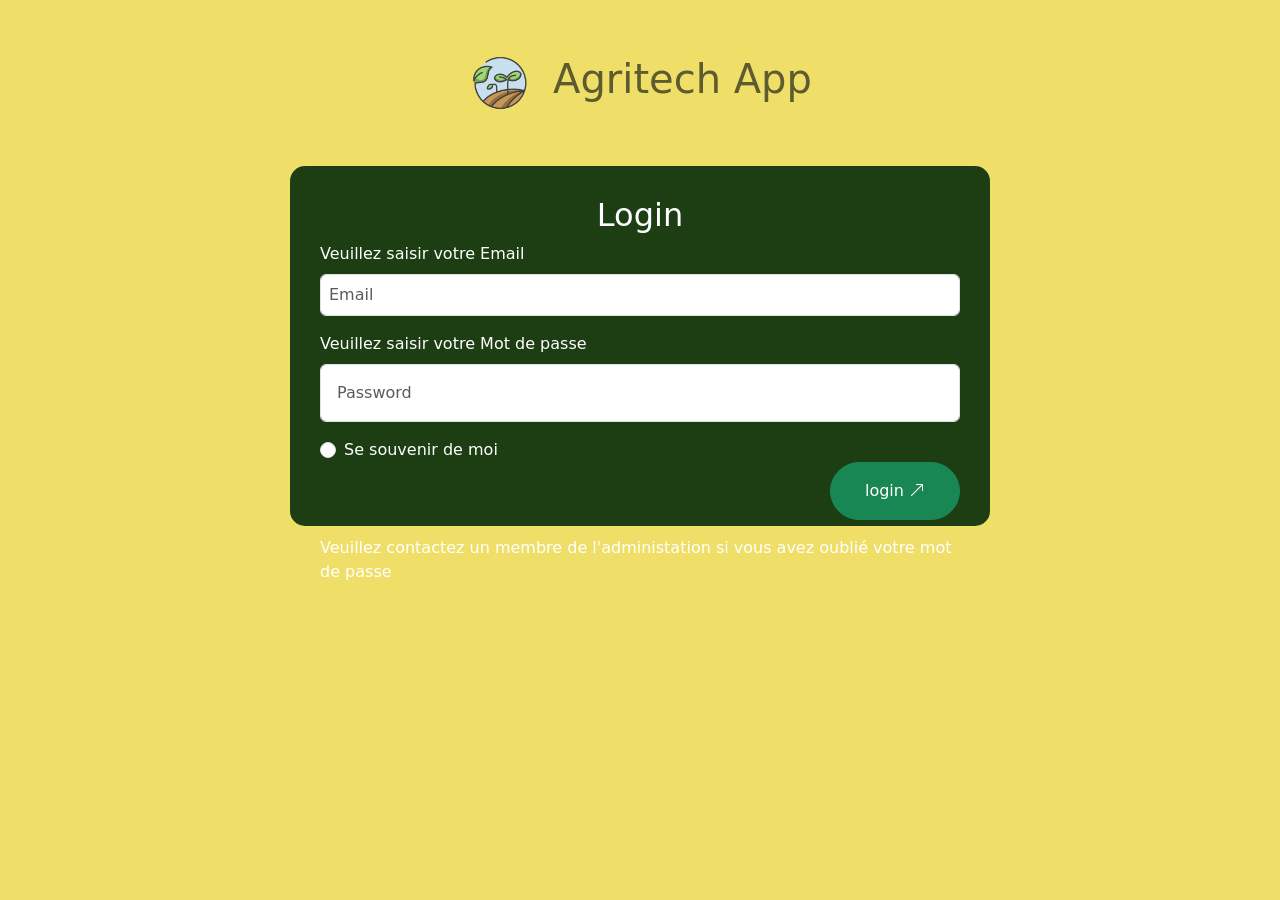
<file: index.html>
<!DOCTYPE html>
<html lang="fr">

<head>
    <meta charset="UTF-8">
    <meta name="viewport" content="width=device-width, initial-scale=1.0">
    <title>Agritech App</title>
    <link href="https://cdn.jsdelivr.net/npm/bootstrap@5.3.8/dist/css/bootstrap.min.css" rel="stylesheet"
        integrity="sha384-sRIl4kxILFvY47J16cr9ZwB07vP4J8+LH7qKQnuqkuIAvNWLzeN8tE5YBujZqJLB" crossorigin="anonymous">
    <link rel="stylesheet" href="./style.css">
    <link rel="stylesheet" href="https://cdn.jsdelivr.net/npm/bootstrap-icons@1.13.1/font/bootstrap-icons.min.css">
</head>

<body>
    <div class="container ">
        <div class="login d-flex justify-content-center align-items-center mt-5">
            <div class="image">
                <img src="./agri-images/favico.png" alt="images">
            </div>
            <h1>Agritech App</h1>
        </div>
        <div class="container mt-5">
            <form action="./agritech.html">
                <h2 class="login text-center">Login</h2>
                <div class="mb-3">
                    <label for="exampleInputEmail1" class="form-label"> Veuillez saisir votre Email </label>
                    <input type="email" class="form-control p-2" id="exampleInputEmail1" aria-describedby="emailHelp"
                        placeholder="Email">
                </div>
                <div class="mb-3">
                    <label for="exampleInputPassword1" class="form-label"> Veuillez saisir votre Mot de passe </label>
                    <input type="password" class="form-control p-3" id="exampleInputPassword1" placeholder="Password">
                </div>
                <div class="mb-3 form-check">
                    <input type="checkbox" class="form-check-input rounded-5" id="exampleCheck1">
                    <label class="form-check-label" for="exampleCheck1"> Se souvenir de moi</label>
                    <div class="w-100 text-end">
                        <button type="submit" class="btn btn-success rounded-5 p-3 ">login
                            <i class="bi bi-arrow-up-right"></i> </button>
                    </div>
                </div>
                <p>Veuillez contactez un membre de l'administation si vous avez oublié votre mot de passe</p>
            </form>
        </div>
    </div>

    <script src="https://cdn.jsdelivr.net/npm/bootstrap@5.3.8/dist/js/bootstrap.bundle.min.js"
        integrity="sha384-FKyoEForCGlyvwx9Hj09JcYn3nv7wiPVlz7YYwJrWVcXK/BmnVDxM+D2scQbITxI"
        crossorigin="anonymous"></script>
</body>

</html>
</file>
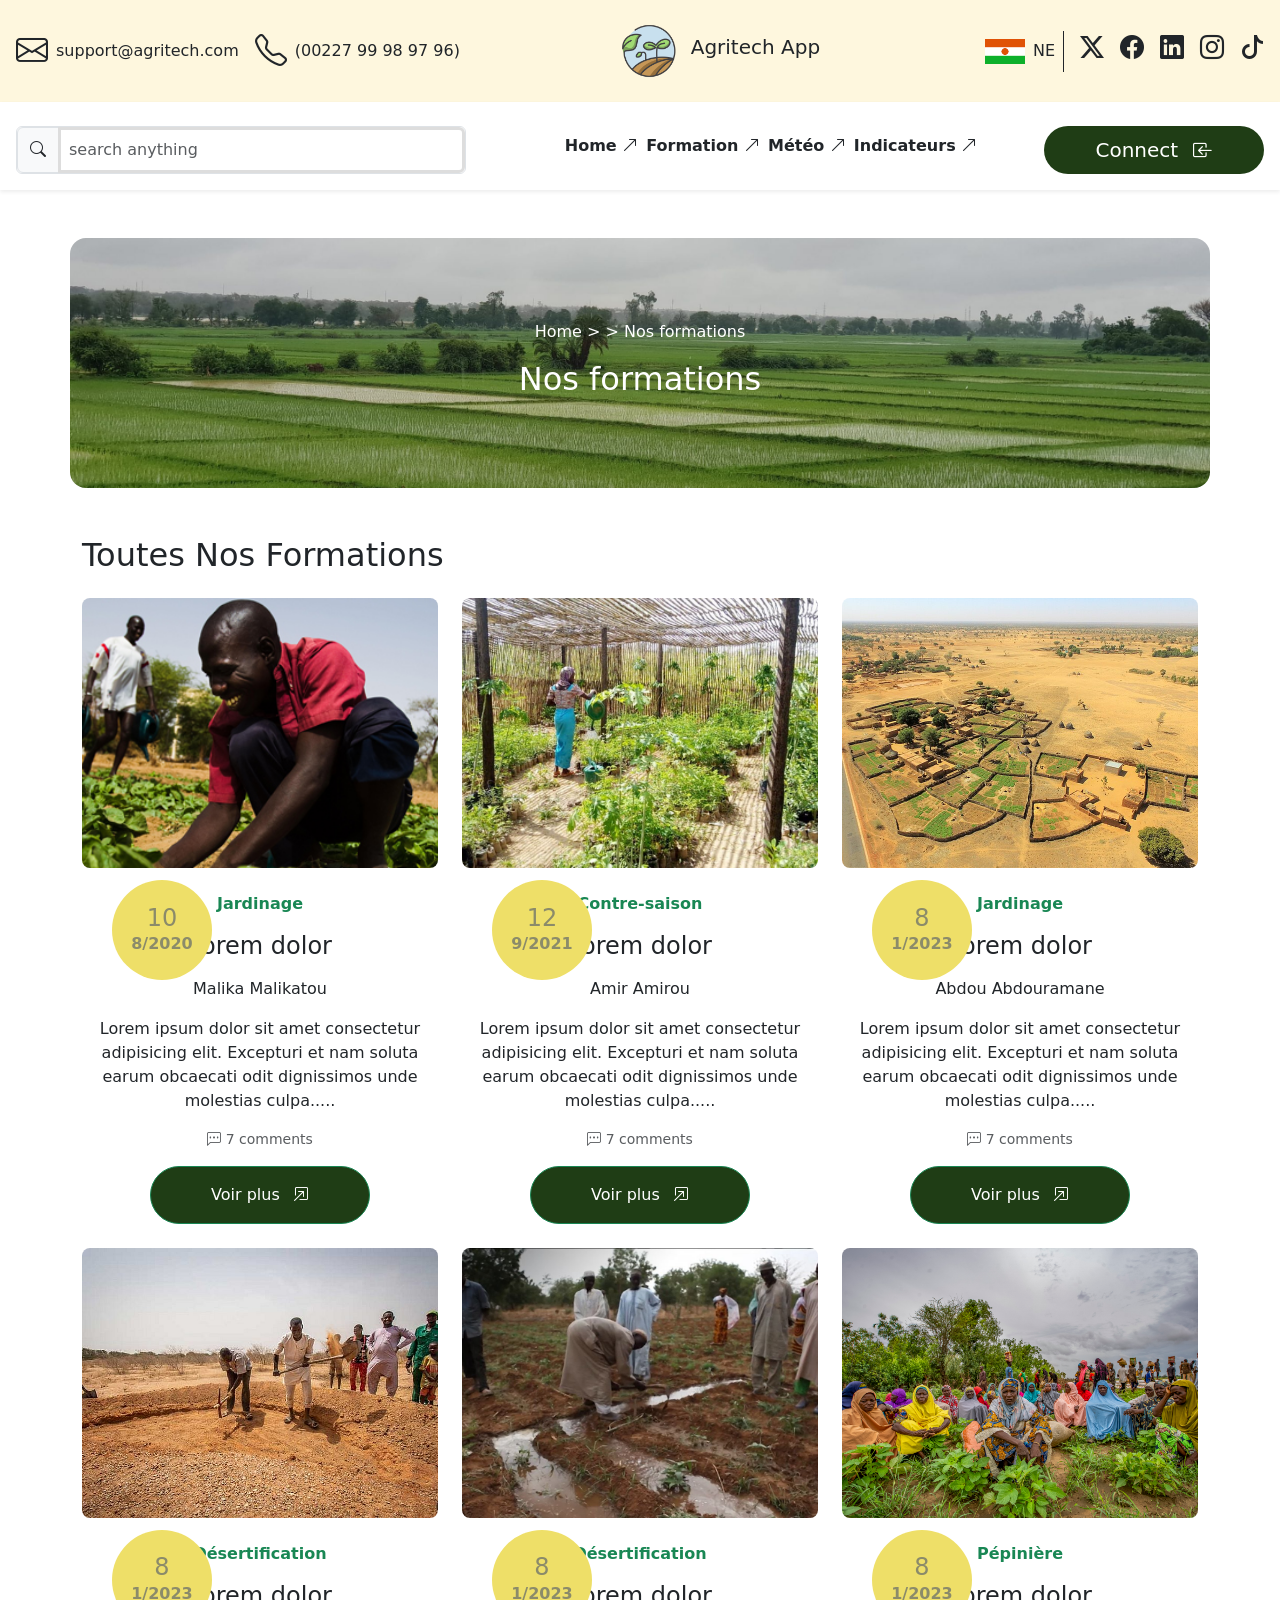
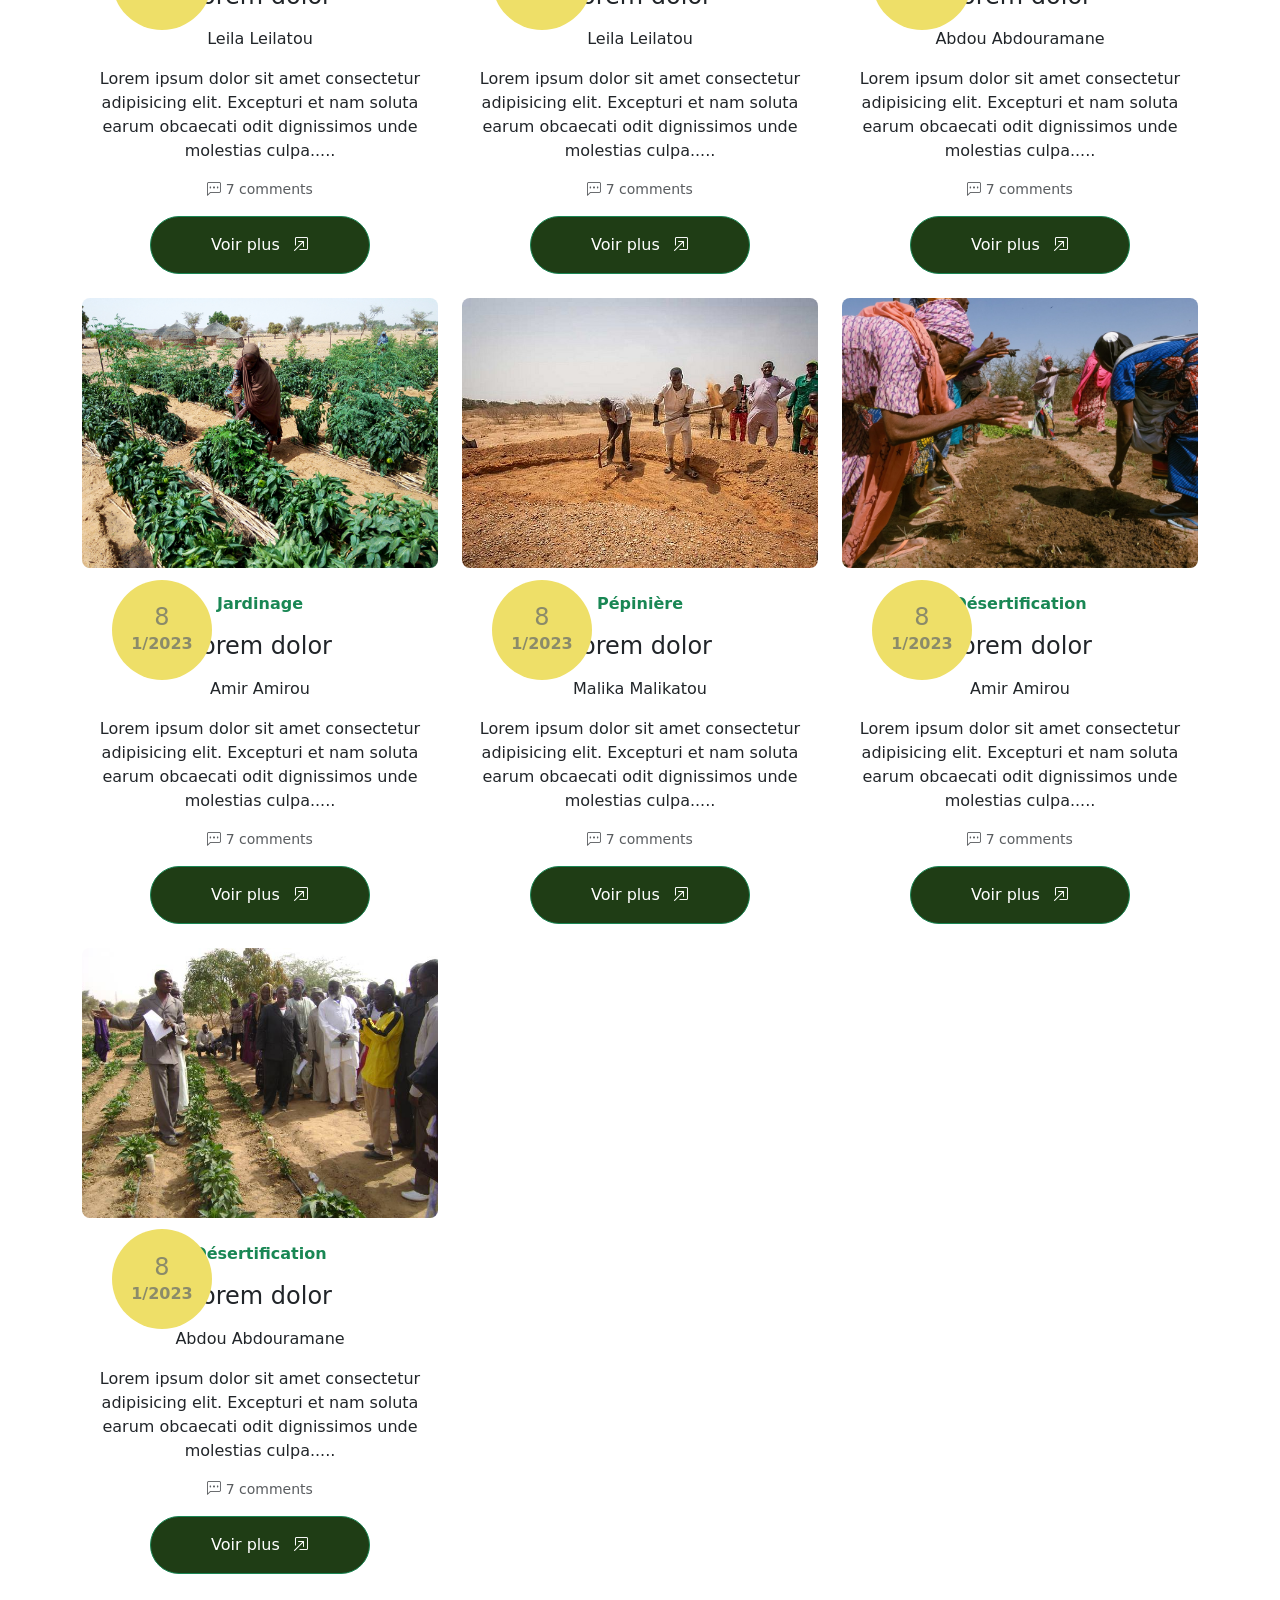
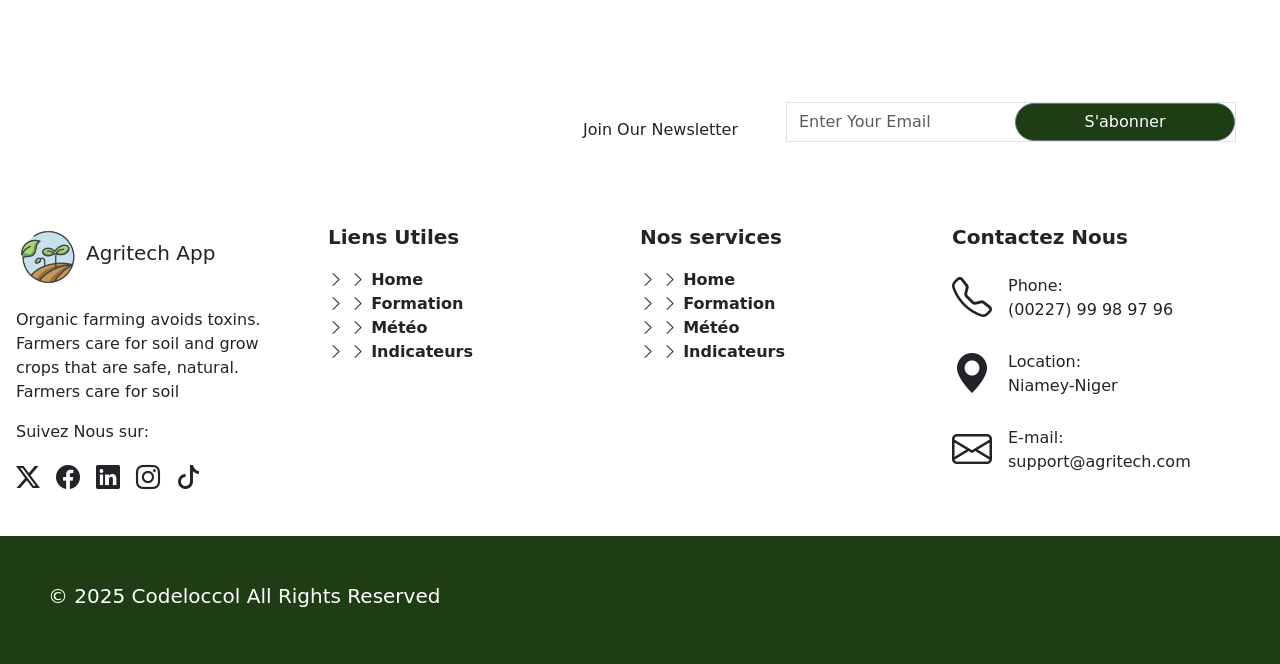
<file: formation.html>
<!DOCTYPE html>
<html lang="en">

<head>
    <meta charset="UTF-8">
    <meta name="viewport" content="width=device-width, initial-scale=1.0">
    <title>Agritech App</title>
    <link href="https://cdn.jsdelivr.net/npm/bootstrap@5.3.8/dist/css/bootstrap.min.css" rel="stylesheet"
        integrity="sha384-sRIl4kxILFvY47J16cr9ZwB07vP4J8+LH7qKQnuqkuIAvNWLzeN8tE5YBujZqJLB" crossorigin="anonymous">
    <link rel="stylesheet" href="./agritech.css">
    <link rel="stylesheet" href="https://cdn.jsdelivr.net/npm/bootstrap-icons@1.13.1/font/bootstrap-icons.min.css">
</head>

<body>
     <header class="container-fluid p-0">
        <section class="haut container-fluid d-none d-md-flex  justify-content-between align-items-center p-3">
            <div class="d-none d-lg-flex justify-content-center align-items-center gap-3">
                <div class="d-flex justify-content-center align-items-center">
                    <div class="d-flex justify-content-center align-items-center gap-2">
                        <div class="fs-2">
                            <i class="bi bi-envelope"></i>
                        </div>
                        <p class="m-0">support@agritech.com</p>
                    </div>
                </div>
                <div class="d-flex justify-content-center align-items-center">
                    <div class="d-flex justify-content-center align-items-center gap-2">
                        <i class="bi bi-telephone fs-2 "></i>
                        <p class="m-0">(00227 99 98 97 96)</p>
                    </div>
                </div>
            </div>
            <div class="d-flex justify-content-center align-items-center gap-1">
                <div class="image">
                    <img src="./agri-images/favico.png" alt="">
                </div>
                <h4 class="fs-5 fs-md-3 fs-lg-6">Agritech App</h4>
            </div>
            <div class="d-flex justify-content-center align-items-center gap-3">
                <div class="d-flex justify-content-center align-items-center gap-2 border-end border-dark p-2">
                    <div class="image1"><img src="./agri-images/Niger.png" alt=""></div>
                    <span>NE</span>
                </div>
                <div class="fs-4 social-media1"><i class="bi bi-twitter-x"></i></div>
                <div class="fs-4 social-media1"><i class="bi bi-facebook"></i></div>
                <div class="fs-4 social-media1"><i class="bi bi-linkedin"></i></div>
                <div class="fs-4 social-media1"><i class="bi bi-instagram"></i></div>
                <div class="fs-4 social-media1"><i class="bi bi-tiktok"></i></div>
            </div>

        </section>
        <section class="container-fluid p-0 shadow-sm">
            <nav class="container-fluid navbar bg-body-tertiary fixed-top  d-sm-flex d-md-none d-lg-none">
                <div class="container-fluid">
                    <a class="navbar-brand m-auto" href="#">
                        <div class="d-flex justify-content-center align-items-center gap-1">
                            <div class="image">
                                <img src="./agri-images/favico.png" alt="">
                            </div>
                            <h4 class="fs-5 fs-md-3 fs-lg-6">Agritech App</h4>
                        </div>
                    </a>
                    <button class="navbar-toggler" type="button" data-bs-toggle="offcanvas"
                        data-bs-target="#offcanvasNavbar" aria-controls="offcanvasNavbar"
                        aria-label="Toggle navigation">
                        <span class="navbar-toggler-icon"></span>
                    </button>
                    <div class="offcanvas offcanvas-start" tabindex="-1" id="offcanvasNavbar"
                        aria-labelledby="offcanvasNavbarLabel">
                        <div class="offcanvas-header">
                            <div class="d-flex justify-content-center align-items-center gap-1">
                                <div class="image">
                                    <img src="./agri-images/favico.png" alt="">
                                </div>
                                <h4 class="fs-5 fs-md-3 fs-lg-6">Agritech App</h4>
                            </div>
                            <button type="button" class="btn-close" data-bs-dismiss="offcanvas"
                                aria-label="Close"></button>
                        </div>
                        <div class="offcanvas-body">
                            <div class="d-flex justify-content-center align-items-center">
                                <div class="d-grid gap-2 d-md-flex justify-content-md-end pt-2">
                                    <button class="btn rounded-5 p-2 " type="button">
                                        <span class="me-2 fs-5"> Connect </span>
                                        <span><i class="bi bi-box-arrow-in-left fs-5"></i></span>
                                    </button>
                                </div>
                            </div>
                            <hr>
                            <ul class=" m-0 fw-bolder  gap-2">
                                <li class="list-unstyled mt-3">
                                    <a href="#" class="text-decoration-none text-dark ">
                                        Home <i class="bi bi-arrow-up-right"></i>
                                    </a>
                                </li>
                                <li class="list-unstyled mt-3">
                                    <a href="formation.html" class="text-decoration-none text-dark ">
                                        Formation <i class="bi bi-arrow-up-right"></i>
                                    </a>
                                </li>
                                <li class="list-unstyled mt-3">
                                    <a href="#" class="text-decoration-none text-dark ">
                                        Météo <i class="bi bi-arrow-up-right"></i>
                                    </a>
                                </li>
                                <li class="list-unstyled mt-3">
                                    <a href="#" class="text-decoration-none text-dark ">
                                        Indicateurs <i class="bi bi-arrow-up-right"></i>
                                    </a>
                                </li>
                            </ul>
                            <hr>
                            <h3 class="d-flex justify-content-center align-items-center">Socials Links:</h3>
                            <div class="d-flex justify-content-center align-items-center gap-3 ">
                                <div
                                    class="d-flex justify-content-center align-items-center gap-2 border-end border-dark p-2">
                                    <div class="image1"><img src="./agri-images/Niger.png" alt=""></div>
                                    <span>NE</span>
                                </div>
                                <div class="fs-4"><i class="bi bi-twitter-x"></i></div>
                                <div class="fs-4"><i class="bi bi-facebook"></i></div>
                                <div class="fs-4"><i class="bi bi-linkedin"></i></div>
                                <div class="fs-4"><i class="bi bi-instagram"></i></div>
                                <div class="fs-4"><i class="bi bi-tiktok"></i></div>
                            </div>
                            <div class=" mt-5 fw-bolder">
                                <div class="d-flex justify-content-center align-items-center">
                                    <div class="d-flex justify-content-center align-items-center gap-2">
                                        <div class="fs-2">
                                            <i class="bi bi-envelope"></i>
                                        </div>
                                        <p class="m-0">support@agritech.com</p>
                                    </div>
                                </div>
                                <div class="d-flex justify-content-center align-items-center mt-3">
                                    <div class="d-flex justify-content-center align-items-center gap-2">
                                        <i class="bi bi-telephone fs-2 "></i>
                                        <p class="m-0">(00227 99 98 97 96)</p>
                                    </div>
                                </div>
                            </div>
                        </div>
                    </div>
                </div>
            </nav>
            <nav class="container-fluid navbar1 d-none d-md-flex  justify-content-between align-items-center p-3">
                <div class="  d-none d-lg-flex justify-content-center align-items-center pt-2 ">
                    <div class="input-group flex-nowrap rounded-start border rounded">
                        <span class="input-group-text" id="addon-wrapping"><i class="bi bi-search"></i></span>
                        <input type="text" class="form-control p-2 rounded-end shadow-none "
                            placeholder="search anything" aria-label="Username" aria-describedby="addon-wrapping">
                    </div>
                </div>
                <div class="d-flex justify-content-center align-items-center">
                    <ul class="d-flex justify-content-between align-items-center m-0 fw-bolder gap-2">
                        <li class="list-unstyled">
                            <a href="./agritech.html" class="text-decoration-none text-dark">
                                Home <i class="bi bi-arrow-up-right lien-anim"></i>
                            </a>
                        </li>
                        <li class="list-unstyled">
                            <a href="formation.html" class="text-decoration-none text-dark">
                                Formation <i class="bi bi-arrow-up-right lien-anim"></i>
                            </a>
                        </li>
                        <li class="list-unstyled">
                            <a href="#" class="text-decoration-none text-dark">
                                Météo <i class="bi bi-arrow-up-right lien-anim"></i>
                            </a>
                        </li>
                        <li class="list-unstyled">
                            <a href="#" class="text-decoration-none text-dark">
                                Indicateurs <i class="bi bi-arrow-up-right lien-anim"></i>
                            </a>
                        </li>
                    </ul>
                </div>

                <div class="d-flex justify-content-center align-items-center">
                    <div class="d-grid gap-2 d-md-flex justify-content-md-end pt-2 ">
                        <a href="./index.html">
                            <button class="btn btn-button rounded-5 p-2 " type="button">
                                <span class="me-2 fs-5"> Connect </span>
                                <span><i class="bi bi-box-arrow-in-left fs-5"></i></span>
                            </button>
                        </a>
                    </div>
                </div>
            </nav>
        </section>
    </header>


    <main class="container-fluid p-0">

        <!-- Section Header -->
        <section
            class="mt-5 main-section1 container d-flex justify-content-center align-items-center rounded-4 text-white position-relative"
            style="height: 250px; background-color:#1F3D15;">
            <div class="text-section1 text-center">
                <p>Home > > Nos formations</p>
                <h2>Nos formations</h2>
            </div>
        </section>

        <!-- Section Formations -->
        <section class="main-section2 container mt-5">
            <h2 class=" mb-4">Toutes Nos Formations</h2>
            <div class="row g-4 mb-5">
                <!-- Card 1 -->
                <div class="col-12 col-md-6 col-lg-4">
                    <div class="card border-0 h-100 position-relative">
                        <img src="./agri-images/Blog-img-1.jpg" class="card-img-top1 rounded-3" alt="image">
                        <div class="card-cercle rounded-circle position-absolute">
                            <h4>10</h4>
                            <p>8/2020</p>
                        </div><br>
                        <div class="text-center">
                            <p class="text-success fw-bolder mb-3">Jardinage</p>
                            <h4 class="mb-3">Lorem dolor</h4>
                            <p class="mb-3">Malika Malikatou</p>
                            <p>Lorem ipsum dolor sit amet consectetur adipisicing elit. Excepturi et nam soluta earum
                                obcaecati odit dignissimos unde molestias culpa.....</p>
                        </div>
                        <div class="text-center">
                            <small class="text-body-secondary d-block mb-3 mt-3"><i class="bi bi-chat-left-dots"></i> 7
                                comments</small>
                            <a href="./voir-plus.html">
                                <button type="button" class="btn btn-success rounded-5 btn-custom p-3">
                                    <span class="me-2">Voir plus</span>
                                    <i class="bi bi-box-arrow-in-up-right"></i>
                                </button>
                            </a>
                        </div>
                    </div>
                </div>
                <div class="col-12 col-md-6 col-lg-4">
                    <div class="card border-0 h-100 position-relative">
                        <img src="./agri-images/Blog-img-9.jpg" class="card-img-top1 rounded-3" alt="image">
                        <div class="card-cercle rounded-circle position-absolute">
                            <h4>12</h4>
                            <p>9/2021</p>
                        </div><br>
                        <div class="text-center">
                            <p class="text-success fw-bolder mb-3">Contre-saison</p>
                            <h4 class="mb-3">Lorem dolor</h4>
                            <p class="mb-3">Amir Amirou</p>
                            <p>Lorem ipsum dolor sit amet consectetur adipisicing elit. Excepturi et nam soluta earum
                                obcaecati odit dignissimos unde molestias culpa.....</p>
                        </div>
                        <div class="text-center">
                            <small class="text-body-secondary d-block mb-3 mt-3"><i class="bi bi-chat-left-dots"></i> 7
                                comments</small>
                            <a href="./voir-plus.html">
                                <button type="button" class="btn btn-success rounded-5 btn-custom p-3">
                                    <span class="me-2">Voir plus</span>
                                    <i class="bi bi-box-arrow-in-up-right"></i>
                                </button>
                            </a>
                        </div>
                    </div>
                </div>

                <div class="col-12 col-md-6 col-lg-4">
                    <div class="card border-0 h-100 position-relative">
                        <img src="./agri-images/Blog-img-4.jpg" class="card-img-top1 rounded-3" alt="image">
                        <div class="card-cercle rounded-circle position-absolute">
                            <h4>8</h4>
                            <p>1/2023</p>
                        </div><br>
                        <div class="text-center">
                            <p class="text-success fw-bolder mb-3">Jardinage</p>
                            <h4 class="mb-3">Lorem dolor</h4>
                            <p class="mb-3">Abdou Abdouramane</p>
                            <p>Lorem ipsum dolor sit amet consectetur adipisicing elit. Excepturi et nam soluta earum
                                obcaecati odit dignissimos unde molestias culpa.....</p>
                        </div>
                        <div class="text-center">
                            <small class="text-body-secondary d-block mb-3 mt-3"><i class="bi bi-chat-left-dots"></i> 7
                                comments</small>
                            <a href="./voir-plus.html">
                                <button type="button" class="btn btn-success rounded-5 btn-custom p-3">
                                    <span class="me-2">Voir plus</span>
                                    <i class="bi bi-box-arrow-in-up-right"></i>
                                </button>
                            </a>
                        </div>
                    </div>
                </div>
                <div class="col-12 col-md-6 col-lg-4">
                    <div class="card border-0 h-100 position-relative">
                        <img src="./agri-images/Blog-img-8.jpg" class="card-img-top1 rounded-3" alt="image">
                        <div class="card-cercle rounded-circle position-absolute">
                            <h4>8</h4>
                            <p>1/2023</p>
                        </div><br>
                        <div class="text-center">
                            <p class="text-success fw-bolder mb-3">Désertification</p>
                            <h4 class="mb-3">Lorem dolor</h4>
                            <p class="mb-3">Leila Leilatou</p>
                            <p>Lorem ipsum dolor sit amet consectetur adipisicing elit. Excepturi et nam soluta earum
                                obcaecati odit dignissimos unde molestias culpa.....</p>
                        </div>
                        <div class="text-center">
                            <small class="text-body-secondary d-block mb-3 mt-3"><i class="bi bi-chat-left-dots"></i> 7
                                comments</small>
                            <a href="./voir-plus.html">
                                <button type="button" class="btn btn-success rounded-5 btn-custom p-3">
                                    <span class="me-2">Voir plus</span>
                                    <i class="bi bi-box-arrow-in-up-right"></i>
                                </button>
                            </a>
                        </div>
                    </div>
                </div>
                <div class="col-12 col-md-6 col-lg-4">
                    <div class="card border-0 h-100 position-relative">
                        <img src="./agri-images/Blog-img-2.jpg" class="card-img-top1 rounded-3" alt="image">
                        <div class="card-cercle rounded-circle position-absolute">
                            <h4>8</h4>
                            <p>1/2023</p>
                        </div><br>
                        <div class="text-center">
                            <p class="text-success fw-bolder mb-3">Désertification</p>
                            <h4 class="mb-3">Lorem dolor</h4>
                            <p class="mb-3">Leila Leilatou</p>
                            <p>Lorem ipsum dolor sit amet consectetur adipisicing elit. Excepturi et nam soluta earum
                                obcaecati odit dignissimos unde molestias culpa.....</p>
                        </div>
                        <div class="text-center">
                            <small class="text-body-secondary d-block mb-3 mt-3"><i class="bi bi-chat-left-dots"></i> 7
                                comments</small>
                            <a href="./voir-plus.html">
                                <button type="button" class="btn btn-success rounded-5 btn-custom p-3">
                                    <span class="me-2">Voir plus</span>
                                    <i class="bi bi-box-arrow-in-up-right"></i>
                                </button>
                            </a>
                        </div>
                    </div>
                </div>
                <div class="col-12 col-md-6 col-lg-4">
                    <div class="card border-0 h-100 position-relative">
                        <img src="./agri-images/Blog-img-3.jpg" class="card-img-top1 rounded-3" alt="image">
                        <div class="card-cercle rounded-circle position-absolute">
                            <h4>8</h4>
                            <p>1/2023</p>
                        </div><br>
                        <div class="text-center">
                            <p class="text-success fw-bolder mb-3">Pépinière</p>
                            <h4 class="mb-3">Lorem dolor</h4>
                            <p class="mb-3">Abdou Abdouramane</p>
                            <p>Lorem ipsum dolor sit amet consectetur adipisicing elit. Excepturi et nam soluta earum
                                obcaecati odit dignissimos unde molestias culpa.....</p>
                        </div>
                        <div class="text-center">
                            <small class="text-body-secondary d-block mb-3 mt-3"><i class="bi bi-chat-left-dots"></i> 7
                                comments</small>
                            <a href="./voir-plus.html">
                                <button type="button" class="btn btn-success rounded-5 btn-custom p-3">
                                    <span class="me-2">Voir plus</span>
                                    <i class="bi bi-box-arrow-in-up-right"></i>
                                </button>
                            </a>
                        </div>
                    </div>
                </div>
                <div class="col-12 col-md-6 col-lg-4">
                    <div class="card border-0 h-100 position-relative">
                        <img src="./agri-images/Blog-img-7.jpg" class="card-img-top1 rounded-3" alt="image">
                        <div class="card-cercle rounded-circle position-absolute">
                            <h4>8</h4>
                            <p>1/2023</p>
                        </div><br>
                        <div class="text-center">
                            <p class="text-success fw-bolder mb-3">Jardinage</p>
                            <h4 class="mb-3">Lorem dolor</h4>
                            <p class="mb-3">Amir Amirou</p>
                            <p>Lorem ipsum dolor sit amet consectetur adipisicing elit. Excepturi et nam soluta earum
                                obcaecati odit dignissimos unde molestias culpa.....</p>
                        </div>
                        <div class="text-center">
                            <small class="text-body-secondary d-block mb-3 mt-3"><i class="bi bi-chat-left-dots"></i> 7
                                comments</small>
                            <a href="./voir-plus.html">
                                <button type="button" class="btn btn-success rounded-5 btn-custom p-3">
                                    <span class="me-2">Voir plus</span>
                                    <i class="bi bi-box-arrow-in-up-right"></i>
                                </button>
                            </a>
                        </div>
                    </div>
                </div>
                <div class="col-12 col-md-6 col-lg-4">
                    <div class="card border-0 h-100 position-relative">
                        <img src="./agri-images/Blog-img-8.jpg" class="card-img-top1 rounded-3" alt="image">
                        <div class="card-cercle rounded-circle position-absolute">
                            <h4>8</h4>
                            <p>1/2023</p>
                        </div><br>
                        <div class="text-center">
                            <p class="text-success fw-bolder mb-3">Pépinière</p>
                            <h4 class="mb-3">Lorem dolor</h4>
                            <p class="mb-3">Malika Malikatou</p>
                            <p>Lorem ipsum dolor sit amet consectetur adipisicing elit. Excepturi et nam soluta earum
                                obcaecati odit dignissimos unde molestias culpa.....</p>
                        </div>
                        <div class="text-center">
                            <small class="text-body-secondary d-block mb-3 mt-3"><i class="bi bi-chat-left-dots"></i> 7
                                comments</small>
                            <a href="./voir-plus.html">
                                <button type="button" class="btn btn-success rounded-5 btn-custom p-3">
                                    <span class="me-2">Voir plus</span>
                                    <i class="bi bi-box-arrow-in-up-right"></i>
                                </button>
                            </a>
                        </div>
                    </div>
                </div>
                <div class="col-12 col-md-6 col-lg-4">
                    <div class="card border-0 h-100 position-relative">
                        <img src="./agri-images/Blog-img-6.jpg" class="card-img-top1 rounded-3" alt="image">
                        <div class="card-cercle rounded-circle position-absolute">
                            <h4>8</h4>
                            <p>1/2023</p>
                        </div><br>
                        <div class="text-center">
                            <p class="text-success fw-bolder mb-3">Désertification</p>
                            <h4 class="mb-3">Lorem dolor</h4>
                            <p class="mb-3">Amir Amirou</p>
                            <p>Lorem ipsum dolor sit amet consectetur adipisicing elit. Excepturi et nam soluta earum
                                obcaecati odit dignissimos unde molestias culpa.....</p>
                        </div>
                        <div class="text-center">
                            <small class="text-body-secondary d-block mb-3 mt-3"><i class="bi bi-chat-left-dots"></i> 7
                                comments</small>
                            <a href="./voir-plus.html">
                                <button type="button" class="btn btn-success rounded-5 btn-custom p-3">
                                    <span class="me-2">Voir plus</span>
                                    <i class="bi bi-box-arrow-in-up-right"></i>
                                </button>
                            </a>
                        </div>
                    </div>
                </div>
                <div class="col-12 col-md-6 col-lg-4">
                    <div class="card border-0 h-100 position-relative">
                        <img src="./agri-images/Blog-img-5.jpg" class="card-img-top1 rounded-3" alt="image">
                        <div class="card-cercle rounded-circle position-absolute">
                            <h4>8</h4>
                            <p>1/2023</p>
                        </div><br>
                        <div class="text-center">
                            <p class="text-success fw-bolder mb-3">Désertification</p>
                            <h4 class="mb-3">Lorem dolor</h4>
                            <p class="mb-3">Abdou Abdouramane</p>
                            <p>Lorem ipsum dolor sit amet consectetur adipisicing elit. Excepturi et nam soluta earum
                                obcaecati odit dignissimos unde molestias culpa.....</p>
                        </div>
                        <div class="text-center">
                            <small class="text-body-secondary d-block mb-3 mt-3"><i class="bi bi-chat-left-dots"></i> 7
                                comments</small>
                            <a href="./voir-plus.html">
                                <button type="button" class="btn btn-success rounded-5 btn-custom p-3">
                                    <span class="me-2">Voir plus</span>
                                    <i class="bi bi-box-arrow-in-up-right"></i>
                                </button>
                            </a>
                        </div>
                    </div>
                </div>
            </div>



        </section>
    </main>



    <footer class="container-fluid p-0 ">
        <section class="container-fluid p-3 ">
            <div class="container-fluid p-3 mt-5">
                <div
                    class="container-fluid d-flex flex-column flex-md-row justify-content-end align-items-center gap-3 gap-md-5 me-md-5">

                    <h6 class="mb-2 mb-md-0">Join Our Newsletter</h6>

                    <div class="input-group mb-3 border">
                        <input type="email" class="form-control shadow-none border-0" placeholder="Enter Your Email">
                        <button class="btn btn-outline-secondary btn-button rounded-5 px-3" type="button">S'abonner</button>
                    </div>

                </div>
            </div>

            <!-- <div class="container-fluid border p-0"> -->
            <div class="container-fluid p-0 row mt-5">
                <div class="col-12 col-md-6 col-lg-3 ">
                    <div class="d-flex justify-content-start align-items-center w-100
                        col-12 col-md-6 col-lg-3 fw-bolder fs-5 mb-3 p-0">
                        <div class="image">
                            <img src="./agri-images/favico.png" alt="">
                        </div>
                        <h4 class="fs-5 fs-md-3 fs-lg-6">Agritech App</h4>
                    </div>
                    <p>Organic farming avoids toxins. Farmers care for soil and grow crops that are safe, natural.
                        Farmers care for soil</p>
                    <p>Suivez Nous sur:</p>
                    <div class="d-flex gap-3 fs-4 mb-4">
                        <i class="bi bi-twitter-x"></i>
                        <i class="bi bi-facebook"></i>
                        <i class="bi bi-linkedin"></i>
                        <i class="bi bi-instagram"></i>
                        <i class="bi bi-tiktok"></i>
                    </div>
                </div>

                <div class="col-12 col-md-6 col-lg-3">
                    <div class="col-12 col-md-6 col-lg-3 fw-bolder fs-5 mb-3 w-100">Liens Utiles</div>

                    <ul class="fw-bolder p-0">
                        <li class="list-unstyled p-0">
                            <a href="#" class="text-decoration-none text-dark">
                                <i class="bi bi-chevron-right"></i>
                                <i class="bi bi-chevron-right"></i>
                                Home
                            </a>
                        </li>
                        <li class="list-unstyled">
                            <a href="#" class="text-decoration-none text-dark">
                                <i class="bi bi-chevron-right"></i>
                                <i class="bi bi-chevron-right"></i>
                                Formation
                            </a>
                        </li>
                        <li class="list-unstyled">
                            <a href="#" class="text-decoration-none text-dark">
                                <i class="bi bi-chevron-right"></i>
                                <i class="bi bi-chevron-right"></i>
                                Météo
                            </a>
                        </li>
                        <li class="list-unstyled">
                            <a href="#" class="text-decoration-none text-dark">
                                <i class="bi bi-chevron-right"></i>
                                <i class="bi bi-chevron-right"></i>
                                Indicateurs
                            </a>
                        </li>
                    </ul>
                </div>

                <div class="col-12 col-md-6 col-lg-3">
                    <div class="col-12 col-md-6 col-lg-3 fw-bolder fs-5 mb-3 w-100">Nos services</div>

                    <ul class="fw-bolder p-0">
                        <li class="list-unstyled p-0">
                            <a href="#" class="text-decoration-none text-dark">
                                <i class="bi bi-chevron-right"></i>
                                <i class="bi bi-chevron-right"></i>
                                Home
                            </a>
                        </li>
                        <li class="list-unstyled">
                            <a href="#" class="text-decoration-none text-dark">
                                <i class="bi bi-chevron-right"></i>
                                <i class="bi bi-chevron-right"></i>
                                Formation
                            </a>
                        </li>
                        <li class="list-unstyled">
                            <a href="#" class="text-decoration-none text-dark">
                                <i class="bi bi-chevron-right"></i>
                                <i class="bi bi-chevron-right"></i>
                                Météo
                            </a>
                        </li>
                        <li class="list-unstyled">
                            <a href="#" class="text-decoration-none text-dark">
                                <i class="bi bi-chevron-right"></i>
                                <i class="bi bi-chevron-right"></i>
                                Indicateurs
                            </a>
                        </li>
                    </ul>
                </div>

                <div class="col-12 col-md-6 col-lg-3">
                    <div class="col-12 col-md-6 col-lg-3 fw-bolder fs-5 mb-3 w-100">Contactez Nous</div>

                    <div class="d-flex align-items-center gap-3 mb-3">
                        <div class="fw-bolder fs-1"><i class="bi bi-telephone"></i></div>
                        <div>
                            <div>Phone:</div>
                            <div>(00227) 99 98 97 96</div>
                        </div>
                    </div>
                    <div class="d-flex align-items-center gap-3 mb-3">
                        <div class="fw-bolder fs-1"><i class="bi bi-geo-alt-fill"></i></div>
                        <div>
                            <div>Location:</div>
                            <div>Niamey-Niger</div>
                        </div>
                    </div>
                    <div class="d-flex align-items-center gap-3">
                        <div class="fw-bolder fs-1"><i class="bi bi-envelope"></i></div>
                        <div>
                            <div>E-mail:</div>
                            <div>support@agritech.com</div>
                        </div>
                    </div>
                </div>
            </div>
            <!-- </div> -->

        </section>
        <section class="footer-section2 container-fluid p-0  p-2 p-md-5 text-white fs-6 fs-md-5 fs-lg-1">
            <h5>&copy; 2025 Codeloccol All Rights Reserved </h5>
        </section>
    </footer>















































    <script src="https://cdn.jsdelivr.net/npm/bootstrap@5.3.8/dist/js/bootstrap.bundle.min.js"
        integrity="sha384-FKyoEForCGlyvwx9Hj09JcYn3nv7wiPVlz7YYwJrWVcXK/BmnVDxM+D2scQbITxI"
        crossorigin="anonymous"></script>
</body>

</html>
</file>
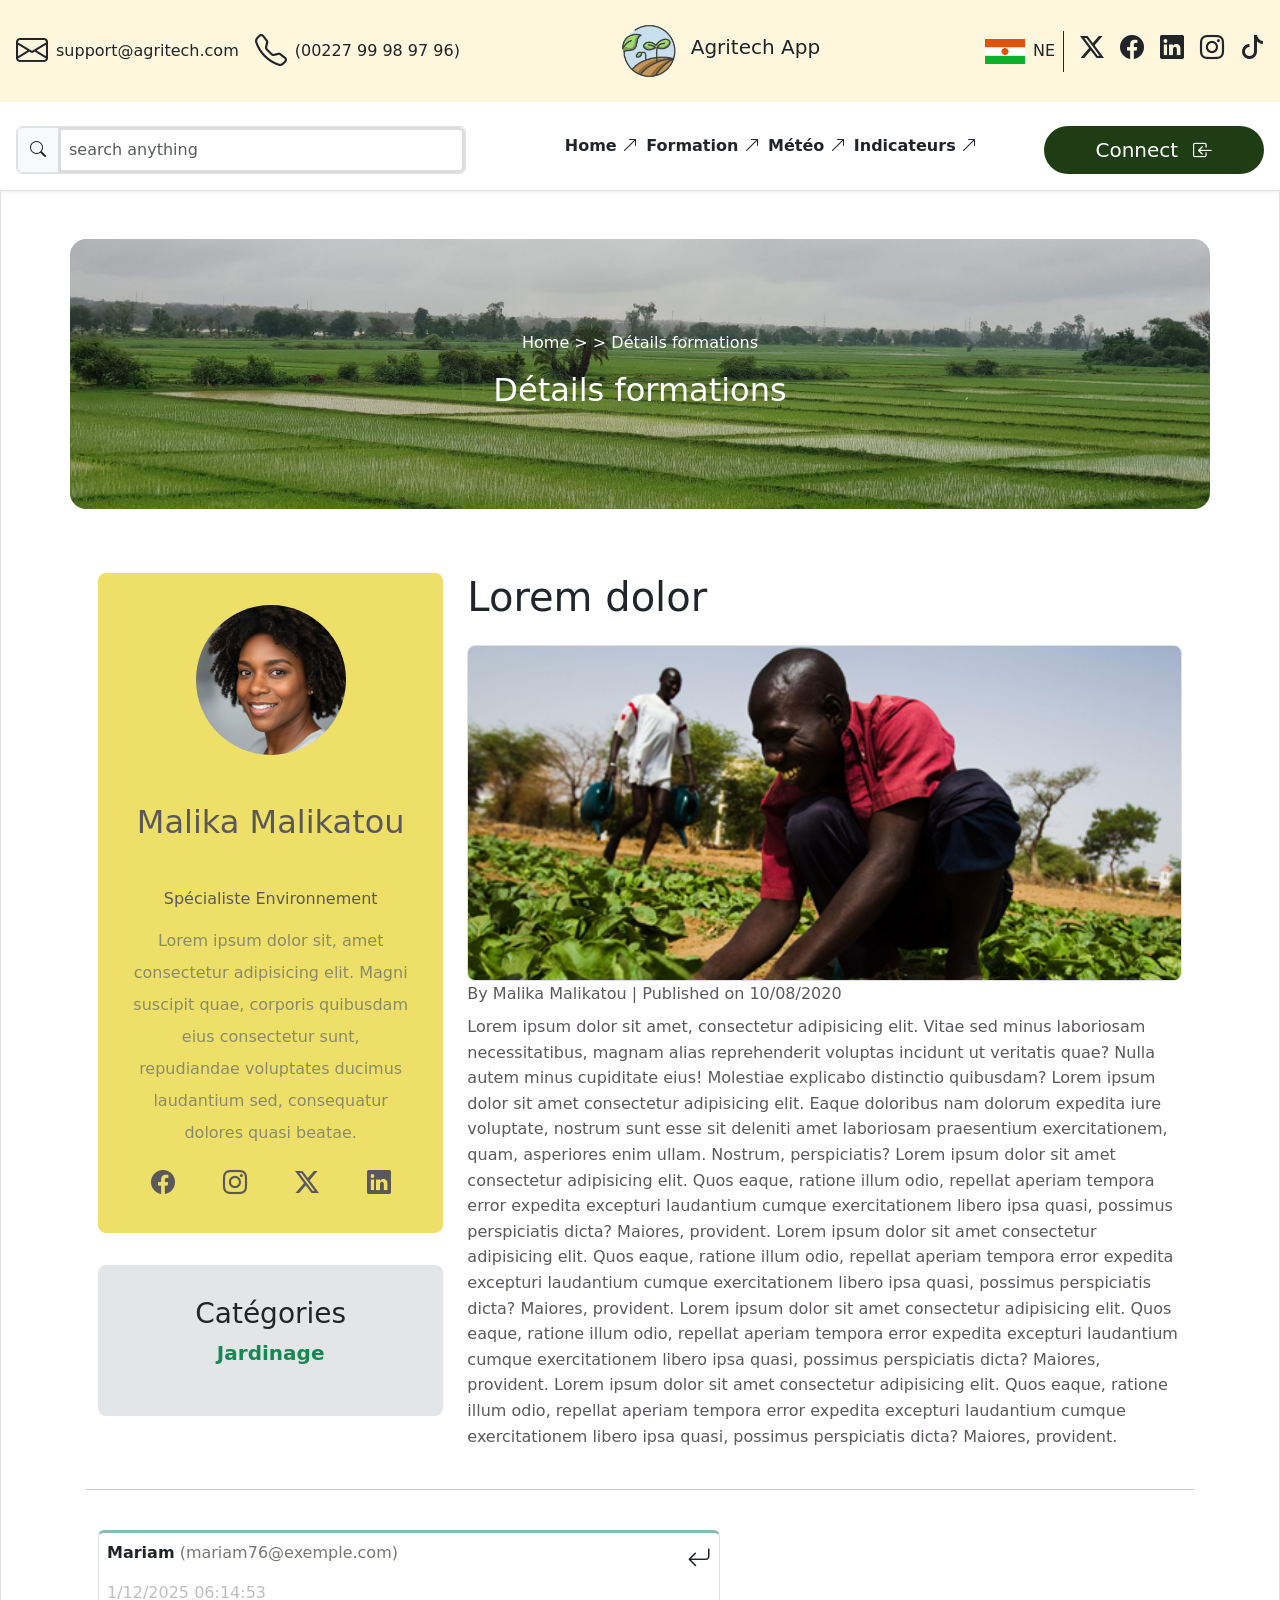
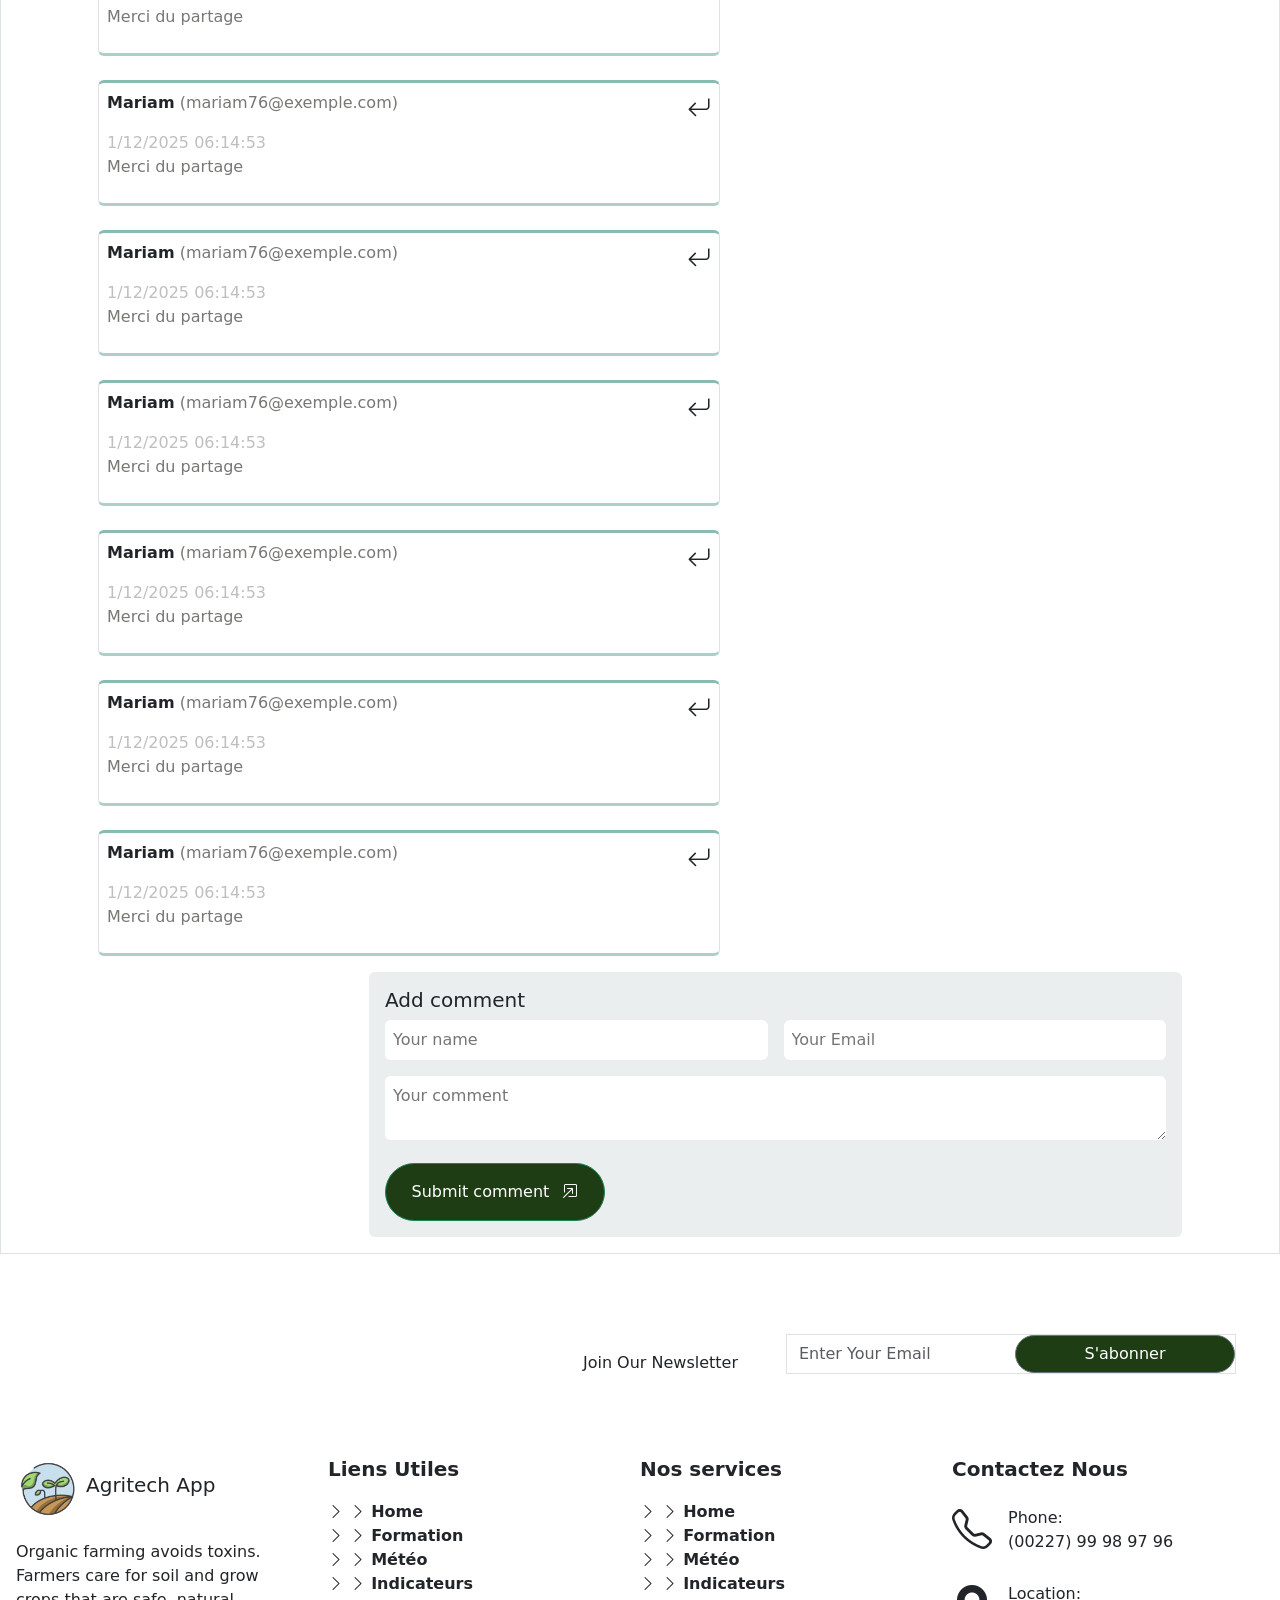
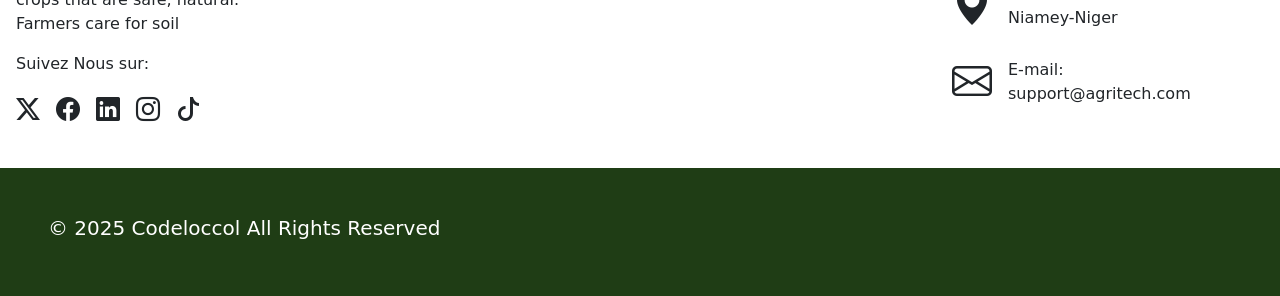
<file: voir-plus.html>
<!DOCTYPE html>
<html lang="en">

<head>
    <meta charset="UTF-8">
    <meta name="viewport" content="width=device-width, initial-scale=1.0">
    <title>Agritech App</title>
    <link href="https://cdn.jsdelivr.net/npm/bootstrap@5.3.8/dist/css/bootstrap.min.css" rel="stylesheet"
        integrity="sha384-sRIl4kxILFvY47J16cr9ZwB07vP4J8+LH7qKQnuqkuIAvNWLzeN8tE5YBujZqJLB" crossorigin="anonymous">
    <link rel="stylesheet" href="./agritech.css">
    <link rel="stylesheet" href="https://cdn.jsdelivr.net/npm/bootstrap-icons@1.13.1/font/bootstrap-icons.min.css">
</head>

<body>
    <header class="container-fluid p-0">
        <section class="haut container-fluid d-none d-md-flex  justify-content-between align-items-center p-3">
            <div class="d-none d-lg-flex justify-content-center align-items-center gap-3">
                <div class="d-flex justify-content-center align-items-center">
                    <div class="d-flex justify-content-center align-items-center gap-2">
                        <div class="fs-2">
                            <i class="bi bi-envelope"></i>
                        </div>
                        <p class="m-0">support@agritech.com</p>
                    </div>
                </div>
                <div class="d-flex justify-content-center align-items-center">
                    <div class="d-flex justify-content-center align-items-center gap-2">
                        <i class="bi bi-telephone fs-2 "></i>
                        <p class="m-0">(00227 99 98 97 96)</p>
                    </div>
                </div>
            </div>
            <div class="d-flex justify-content-center align-items-center gap-1">
                <div class="image">
                    <img src="./agri-images/favico.png" alt="">
                </div>
                <h4 class="fs-5 fs-md-3 fs-lg-6">Agritech App</h4>
            </div>
            <div class="d-flex justify-content-center align-items-center gap-3">
                <div class="d-flex justify-content-center align-items-center gap-2 border-end border-dark p-2">
                    <div class="image1"><img src="./agri-images/Niger.png" alt=""></div>
                    <span>NE</span>
                </div>
                <div class="fs-4 social-media1"><i class="bi bi-twitter-x"></i></div>
                <div class="fs-4 social-media1"><i class="bi bi-facebook"></i></div>
                <div class="fs-4 social-media1"><i class="bi bi-linkedin"></i></div>
                <div class="fs-4 social-media1"><i class="bi bi-instagram"></i></div>
                <div class="fs-4 social-media1"><i class="bi bi-tiktok"></i></div>
            </div>

        </section>
        <section class="container-fluid p-0 shadow-sm">
            <nav class="container-fluid navbar bg-body-tertiary fixed-top  d-sm-flex d-md-none d-lg-none">
                <div class="container-fluid">
                    <a class="navbar-brand m-auto" href="#">
                        <div class="d-flex justify-content-center align-items-center gap-1">
                            <div class="image">
                                <img src="./agri-images/favico.png" alt="">
                            </div>
                            <h4 class="fs-5 fs-md-3 fs-lg-6">Agritech App</h4>
                        </div>
                    </a>
                    <button class="navbar-toggler" type="button" data-bs-toggle="offcanvas"
                        data-bs-target="#offcanvasNavbar" aria-controls="offcanvasNavbar"
                        aria-label="Toggle navigation">
                        <span class="navbar-toggler-icon"></span>
                    </button>
                    <div class="offcanvas offcanvas-start" tabindex="-1" id="offcanvasNavbar"
                        aria-labelledby="offcanvasNavbarLabel">
                        <div class="offcanvas-header">
                            <div class="d-flex justify-content-center align-items-center gap-1">
                                <div class="image">
                                    <img src="./agri-images/favico.png" alt="">
                                </div>
                                <h4 class="fs-5 fs-md-3 fs-lg-6">Agritech App</h4>
                            </div>
                            <button type="button" class="btn-close" data-bs-dismiss="offcanvas"
                                aria-label="Close"></button>
                        </div>
                        <div class="offcanvas-body">
                            <div class="d-flex justify-content-center align-items-center">
                                <div class="d-grid gap-2 d-md-flex justify-content-md-end pt-2">
                                    <button class="btn rounded-5 p-2 " type="button">
                                        <span class="me-2 fs-5"> Connect </span>
                                        <span><i class="bi bi-box-arrow-in-left fs-5"></i></span>
                                    </button>
                                </div>
                            </div>
                            <hr>
                            <ul class=" m-0 fw-bolder  gap-2">
                                <li class="list-unstyled mt-3">
                                    <a href="#" class="text-decoration-none text-dark ">
                                        Home <i class="bi bi-arrow-up-right"></i>
                                    </a>
                                </li>
                                <li class="list-unstyled mt-3">
                                    <a href="formation.html" class="text-decoration-none text-dark ">
                                        Formation <i class="bi bi-arrow-up-right"></i>
                                    </a>
                                </li>
                                <li class="list-unstyled mt-3">
                                    <a href="#" class="text-decoration-none text-dark ">
                                        Météo <i class="bi bi-arrow-up-right"></i>
                                    </a>
                                </li>
                                <li class="list-unstyled mt-3">
                                    <a href="#" class="text-decoration-none text-dark ">
                                        Indicateurs <i class="bi bi-arrow-up-right"></i>
                                    </a>
                                </li>
                            </ul>
                            <hr>
                            <h3 class="d-flex justify-content-center align-items-center">Socials Links:</h3>
                            <div class="d-flex justify-content-center align-items-center gap-3 ">
                                <div
                                    class="d-flex justify-content-center align-items-center gap-2 border-end border-dark p-2">
                                    <div class="image1"><img src="./agri-images/Niger.png" alt=""></div>
                                    <span>NE</span>
                                </div>
                                <div class="fs-4"><i class="bi bi-twitter-x"></i></div>
                                <div class="fs-4"><i class="bi bi-facebook"></i></div>
                                <div class="fs-4"><i class="bi bi-linkedin"></i></div>
                                <div class="fs-4"><i class="bi bi-instagram"></i></div>
                                <div class="fs-4"><i class="bi bi-tiktok"></i></div>
                            </div>
                            <div class=" mt-5 fw-bolder">
                                <div class="d-flex justify-content-center align-items-center">
                                    <div class="d-flex justify-content-center align-items-center gap-2">
                                        <div class="fs-2">
                                            <i class="bi bi-envelope"></i>
                                        </div>
                                        <p class="m-0">support@agritech.com</p>
                                    </div>
                                </div>
                                <div class="d-flex justify-content-center align-items-center mt-3">
                                    <div class="d-flex justify-content-center align-items-center gap-2">
                                        <i class="bi bi-telephone fs-2 "></i>
                                        <p class="m-0">(00227 99 98 97 96)</p>
                                    </div>
                                </div>
                            </div>
                        </div>
                    </div>
                </div>
            </nav>
            <nav class="container-fluid navbar1 d-none d-md-flex  justify-content-between align-items-center p-3">
                <div class="  d-none d-lg-flex justify-content-center align-items-center pt-2 ">
                    <div class="input-group flex-nowrap rounded-start border rounded">
                        <span class="input-group-text" id="addon-wrapping"><i class="bi bi-search"></i></span>
                        <input type="text" class="form-control p-2 rounded-end shadow-none "
                            placeholder="search anything" aria-label="Username" aria-describedby="addon-wrapping">
                    </div>
                </div>
                <div class="d-flex justify-content-center align-items-center">
                    <ul class="d-flex justify-content-between align-items-center m-0 fw-bolder gap-2">
                        <li class="list-unstyled">
                            <a href="./agritech.html" class="text-decoration-none text-dark">
                                Home <i class="bi bi-arrow-up-right lien-anim"></i>
                            </a>
                        </li>
                        <li class="list-unstyled">
                            <a href="formation.html" class="text-decoration-none text-dark">
                                Formation <i class="bi bi-arrow-up-right lien-anim"></i>
                            </a>
                        </li>
                        <li class="list-unstyled">
                            <a href="#" class="text-decoration-none text-dark">
                                Météo <i class="bi bi-arrow-up-right lien-anim"></i>
                            </a>
                        </li>
                        <li class="list-unstyled">
                            <a href="#" class="text-decoration-none text-dark">
                                Indicateurs <i class="bi bi-arrow-up-right lien-anim"></i>
                            </a>
                        </li>
                    </ul>
                </div>

                <div class="d-flex justify-content-center align-items-center">
                    <div class="d-grid gap-2 d-md-flex justify-content-md-end pt-2 ">
                        <a href="./index.html">
                            <button class="btn btn-button rounded-5 p-2 " type="button">
                                <span class="me-2 fs-5"> Connect </span>
                                <span><i class="bi bi-box-arrow-in-left fs-5"></i></span>
                            </button>
                        </a>
                    </div>
                </div>
            </nav>
        </section>
    </header>


    <main class="container-fluid p-0 border">
        <section
            class=" main-section1 container d-flex justify-content-center align-items-center rounded-4 text-white mt-5">
            <div class=" text-section1 d-flex flex-column justify-content-center align-items-center accueil-formation">
                <p>Home > > Détails formations</p>
                <h2>Détails formations</h2>
            </div>
        </section>
        <section class="main-section2 container p-0 mt-5">
            <div class="container-fluid p-3">
                <div class=" container ">
                    <div class="row g-4">
                        <!-- Colonne gauche : Profil + Catégories -->
                        <div class="col-12 col-lg-4">
                            <!-- Card Profil -->
                            <div class="card-profil rounded-3 text-center">
                                <div class="image-malika mb-3 d-flex justify-content-center">
                                    <img src="./agri-images/avatar-1.png" class="rounded-circle img-fluid"
                                        alt="Malika Malikatou">
                                </div>
                                <h2 class="card-title mt-5">Malika Malikatou</h2>
                                <h6 class="card-sous-titre mt-5">Spécialiste Environnement</h6>
                                <p class="card-text mt-3 fs-6 lh-lg">
                                    Lorem ipsum dolor sit, amet consectetur adipisicing elit. Magni suscipit quae,
                                    corporis quibusdam eius consectetur sunt, repudiandae voluptates ducimus laudantium
                                    sed, consequatur dolores quasi beatae.

                                </p>
                                <div class="social-media d-flex justify-content-center align-items-center gap-5 mt-3">
                                    <i class="bi bi-facebook"></i>
                                    <i class="bi bi-instagram"></i>
                                    <i class="bi bi-twitter-x"></i>
                                    <i class="bi bi-linkedin"></i>
                                </div>
                            </div>

                            <!-- Card Catégorie -->
                            <div class="card-categorie rounded-3 text-center">
                                <h3>Catégories</h3>
                                <p class="text-success fw-bolder fs-5">Jardinage</p>
                            </div>
                        </div>

                        <!-- Colonne droite : Contenu principal -->
                        <div class="col-12  col-lg-8">
                            <h1 class="mb-4">Lorem dolor</h1>
                            <div class="rounded-3 overflow-hidden h-auto border">
                                <img src="./agri-images/Blog-img-1.jpg" class="img-fluid w-100" alt="Formation">
                            </div>
                            <p class="la-couleur mb-2 ">By Malika Malikatou | Published on 10/08/2020</p>
                            <p class="la-couleur">
                                Lorem ipsum dolor sit amet, consectetur adipisicing elit. Vitae sed minus laboriosam
                                necessitatibus, magnam alias reprehenderit voluptas incidunt ut veritatis quae? Nulla
                                autem minus cupiditate eius! Molestiae explicabo distinctio quibusdam? Lorem ipsum dolor
                                sit amet consectetur adipisicing elit. Eaque doloribus nam dolorum expedita iure
                                voluptate, nostrum sunt esse sit deleniti amet laboriosam praesentium exercitationem,
                                quam, asperiores enim ullam. Nostrum, perspiciatis? Lorem ipsum dolor sit amet
                                consectetur adipisicing elit. Quos eaque, ratione illum odio, repellat aperiam tempora
                                error expedita excepturi laudantium cumque exercitationem libero ipsa quasi, possimus
                                perspiciatis dicta? Maiores, provident.
                                Lorem ipsum dolor sit amet
                                consectetur adipisicing elit. Quos eaque, ratione illum odio, repellat aperiam tempora
                                error expedita excepturi laudantium cumque exercitationem libero ipsa quasi, possimus
                                perspiciatis dicta? Maiores, provident.
                                Lorem ipsum dolor sit amet
                                consectetur adipisicing elit. Quos eaque, ratione illum odio, repellat aperiam tempora
                                error expedita excepturi laudantium cumque exercitationem libero ipsa quasi, possimus
                                perspiciatis dicta? Maiores, provident.
                                Lorem ipsum dolor sit amet
                                consectetur adipisicing elit. Quos eaque, ratione illum odio, repellat aperiam tempora
                                error expedita excepturi laudantium cumque exercitationem libero ipsa quasi, possimus
                                perspiciatis dicta? Maiores, provident.

                            </p>
                        </div>
                        <hr>
                        <div class="col-7 ">
                            <div class="border commentaire p-2 rounded-2">
                                <div class="d-flex justify-content-between align-items-start">
                                    <p><strong>Mariam</strong> <span class="couleur2">(mariam76@exemple.com)</span></p>
                                    <div class="fs-4">
                                        <i class="bi bi-arrow-return-left "></i>
                                    </div>
                                </div>
                                <p class="m-0 couleur1">1/12/2025 06:14:53</p>
                                <p class="couleur2">Merci du partage</p>
                            </div>
                        </div>
                        <div class="col-7 ">
                            <div class="border commentaire p-2 rounded-2">
                                <div class="d-flex justify-content-between align-items-start">
                                    <p><strong>Mariam</strong> <span class="couleur2">(mariam76@exemple.com)</span></p>
                                    <div class="fs-4">
                                        <i class="bi bi-arrow-return-left "></i>
                                    </div>
                                </div>
                                <p class="m-0 couleur1">1/12/2025 06:14:53</p>
                                <p class="couleur2">Merci du partage</p>
                            </div>
                        </div>
                        <div class="col-7 ">
                            <div class="border commentaire p-2 rounded-2">
                                <div class="d-flex justify-content-between align-items-start">
                                    <p><strong>Mariam</strong> <span class="couleur2">(mariam76@exemple.com)</span></p>
                                    <div class="fs-4">
                                        <i class="bi bi-arrow-return-left "></i>
                                    </div>
                                </div>
                                <p class="m-0 couleur1">1/12/2025 06:14:53</p>
                                <p class="couleur2">Merci du partage</p>
                            </div>
                        </div>
                        <div class="col-7 ">
                            <div class="border commentaire p-2 rounded-2">
                                <div class="d-flex justify-content-between align-items-start">
                                    <p><strong>Mariam</strong> <span class="couleur2">(mariam76@exemple.com)</span></p>
                                    <div class="fs-4">
                                        <i class="bi bi-arrow-return-left "></i>
                                    </div>
                                </div>
                                <p class="m-0 couleur1">1/12/2025 06:14:53</p>
                                <p class="couleur2">Merci du partage</p>
                            </div>
                        </div>
                        <div class="col-7 ">
                            <div class="border commentaire p-2 rounded-2">
                                <div class="d-flex justify-content-between align-items-start">
                                    <p><strong>Mariam</strong> <span class="couleur2">(mariam76@exemple.com)</span></p>
                                    <div class="fs-4">
                                        <i class="bi bi-arrow-return-left "></i>
                                    </div>
                                </div>
                                <p class="m-0 couleur1">1/12/2025 06:14:53</p>
                                <p class="couleur2">Merci du partage</p>
                            </div>
                        </div>
                        <div class="col-7 ">
                            <div class="border commentaire p-2 rounded-2">
                                <div class="d-flex justify-content-between align-items-start">
                                    <p><strong>Mariam</strong> <span class="couleur2">(mariam76@exemple.com)</span></p>
                                    <div class="fs-4">
                                        <i class="bi bi-arrow-return-left "></i>
                                    </div>
                                </div>
                                <p class="m-0 couleur1">1/12/2025 06:14:53</p>
                                <p class="couleur2">Merci du partage</p>
                            </div>
                        </div>
                        <div class="col-7 ">
                            <div class="border commentaire p-2 rounded-2">
                                <div class="d-flex justify-content-between align-items-start">
                                    <p><strong>Mariam</strong> <span class="couleur2">(mariam76@exemple.com)</span></p>
                                    <div class="fs-4">
                                        <i class="bi bi-arrow-return-left "></i>
                                    </div>
                                </div>
                                <p class="m-0 couleur1">1/12/2025 06:14:53</p>
                                <p class="couleur2">Merci du partage</p>
                            </div>
                        </div>
                    </div>
                    <div class="col-8 w-100 justify-content-end d-flex">
                        <div class=" les-input mt-3 p-3 rounded-2 w-75 ">
                            <h5>Add comment</h5>
                            <div class="group-input d-flex justify-content-between align-items-center gap-3">
                                <input type="text" class="w-50 border-0 p-2 rounded-2" placeholder="Your name">
                                <input type="email" class="w-50 border-0 p-2 rounded-2" placeholder="Your Email">
                            </div>
                            <textarea class="w-100 mt-3 p-2 border-0 rounded-2 " placeholder="Your comment"></textarea>
                            <a href="#" class="mt-3">
                                <button type="button" class="btn btn-success rounded-5 btn-custom p-3 mt-3">
                                    <span class="me-2">Submit comment</span>
                                    <i class="bi bi-box-arrow-in-up-right"></i>
                                </button>
                            </a>
                        </div>
                    </div>
                </div>





        </section>
    </main>



    <footer class="container-fluid p-0 ">
        <section class="container-fluid p-3 ">
            <div class="container-fluid p-3 mt-5">
                <div
                    class="container-fluid d-flex flex-column flex-md-row justify-content-end align-items-center gap-3 gap-md-5 me-md-5">

                    <h6 class="mb-2 mb-md-0">Join Our Newsletter</h6>

                    <div class="input-group mb-3 border">
                        <input type="email" class="form-control shadow-none border-0" placeholder="Enter Your Email">
                        <button class="btn btn-outline-secondary btn-button rounded-5 px-3"
                            type="button">S'abonner</button>
                    </div>

                </div>
            </div>

            <!-- <div class="container-fluid border p-0"> -->
            <div class="container-fluid p-0 row mt-5">
                <div class="col-12 col-md-6 col-lg-3 ">
                    <div class="d-flex justify-content-start align-items-center w-100
                        col-12 col-md-6 col-lg-3 fw-bolder fs-5 mb-3 p-0">
                        <div class="image">
                            <img src="./agri-images/favico.png" alt="">
                        </div>
                        <h4 class="fs-5 fs-md-3 fs-lg-6">Agritech App</h4>
                    </div>
                    <p>Organic farming avoids toxins. Farmers care for soil and grow crops that are safe, natural.
                        Farmers care for soil</p>
                    <p>Suivez Nous sur:</p>
                    <div class="d-flex gap-3 fs-4 mb-4">
                        <i class="bi bi-twitter-x"></i>
                        <i class="bi bi-facebook"></i>
                        <i class="bi bi-linkedin"></i>
                        <i class="bi bi-instagram"></i>
                        <i class="bi bi-tiktok"></i>
                    </div>
                </div>

                <div class="col-12 col-md-6 col-lg-3">
                    <div class="col-12 col-md-6 col-lg-3 fw-bolder fs-5 mb-3 w-100">Liens Utiles</div>

                    <ul class="fw-bolder p-0">
                        <li class="list-unstyled p-0">
                            <a href="#" class="text-decoration-none text-dark">
                                <i class="bi bi-chevron-right"></i>
                                <i class="bi bi-chevron-right"></i>
                                Home
                            </a>
                        </li>
                        <li class="list-unstyled">
                            <a href="#" class="text-decoration-none text-dark">
                                <i class="bi bi-chevron-right"></i>
                                <i class="bi bi-chevron-right"></i>
                                Formation
                            </a>
                        </li>
                        <li class="list-unstyled">
                            <a href="#" class="text-decoration-none text-dark">
                                <i class="bi bi-chevron-right"></i>
                                <i class="bi bi-chevron-right"></i>
                                Météo
                            </a>
                        </li>
                        <li class="list-unstyled">
                            <a href="#" class="text-decoration-none text-dark">
                                <i class="bi bi-chevron-right"></i>
                                <i class="bi bi-chevron-right"></i>
                                Indicateurs
                            </a>
                        </li>
                    </ul>
                </div>

                <div class="col-12 col-md-6 col-lg-3">
                    <div class="col-12 col-md-6 col-lg-3 fw-bolder fs-5 mb-3 w-100">Nos services</div>

                    <ul class="fw-bolder p-0">
                        <li class="list-unstyled p-0">
                            <a href="#" class="text-decoration-none text-dark">
                                <i class="bi bi-chevron-right"></i>
                                <i class="bi bi-chevron-right"></i>
                                Home
                            </a>
                        </li>
                        <li class="list-unstyled">
                            <a href="#" class="text-decoration-none text-dark">
                                <i class="bi bi-chevron-right"></i>
                                <i class="bi bi-chevron-right"></i>
                                Formation
                            </a>
                        </li>
                        <li class="list-unstyled">
                            <a href="#" class="text-decoration-none text-dark">
                                <i class="bi bi-chevron-right"></i>
                                <i class="bi bi-chevron-right"></i>
                                Météo
                            </a>
                        </li>
                        <li class="list-unstyled">
                            <a href="#" class="text-decoration-none text-dark">
                                <i class="bi bi-chevron-right"></i>
                                <i class="bi bi-chevron-right"></i>
                                Indicateurs
                            </a>
                        </li>
                    </ul>
                </div>

                <div class="col-12 col-md-6 col-lg-3">
                    <div class="col-12 col-md-6 col-lg-3 fw-bolder fs-5 mb-3 w-100">Contactez Nous</div>

                    <div class="d-flex align-items-center gap-3 mb-3">
                        <div class="fw-bolder fs-1"><i class="bi bi-telephone"></i></div>
                        <div>
                            <div>Phone:</div>
                            <div>(00227) 99 98 97 96</div>
                        </div>
                    </div>
                    <div class="d-flex align-items-center gap-3 mb-3">
                        <div class="fw-bolder fs-1"><i class="bi bi-geo-alt-fill"></i></div>
                        <div>
                            <div>Location:</div>
                            <div>Niamey-Niger</div>
                        </div>
                    </div>
                    <div class="d-flex align-items-center gap-3">
                        <div class="fw-bolder fs-1"><i class="bi bi-envelope"></i></div>
                        <div>
                            <div>E-mail:</div>
                            <div>support@agritech.com</div>
                        </div>
                    </div>
                </div>
            </div>
            <!-- </div> -->

        </section>
        <section class="footer-section2 container-fluid p-0  p-2 p-md-5 text-white fs-6 fs-md-5 fs-lg-1">
            <h5>&copy; 2025 Codeloccol All Rights Reserved </h5>
        </section>
    </footer>















































    <script src="https://cdn.jsdelivr.net/npm/bootstrap@5.3.8/dist/js/bootstrap.bundle.min.js"
        integrity="sha384-FKyoEForCGlyvwx9Hj09JcYn3nv7wiPVlz7YYwJrWVcXK/BmnVDxM+D2scQbITxI"
        crossorigin="anonymous"></script>
</body>

</html>
</file>
<file: style.css>
*{
    padding: 0;
    margin: 0;
    box-sizing: border-box;
}
body{
    height: 100vh;
    display: flex;
    justify-content: center;
    /* align-items: center; */
    width: 100%;
    background-color: #EFDF68;
}
.login{
    gap: 15px;
}
.login h1{
    color: #5F5B30;
}
.image img{
    width: 70px;
    height: 70px;
    border-radius:50px;
}
form{
    background-color: #1D3D13;
    color: white;
    padding: 30px;
    border-radius: 15px;
    height: 40vh;
    max-width: 700px;
    margin: auto;
}
.btn{
    width: 130px;
}
</file>
<file: agritech.css>
* {
    padding: 0;
    margin: 0;
    box-sizing: border-box;
}

/* navbar */
.lien-anim {
    /* nécessaire pour translate */
    display: inline-block;
    transition: transform 0.3s ease;
}

.lien-anim:hover {
    transform: translateX(4px);
    /* monte le lien */
}


/* home page */
.image img {
    width: 70px;
    height: 70px;
    border-radius: 50px;
}

.haut {
    background-color: #FEF7DE;
}

.image1 img {
    width: 40px;
    height: 25px;
}

.btn {
    background-color: #1F3D15;
    width: 220px;
    color: white;
}

.btn1 {
    background-color: #fff;
}
.btn1:hover {
    background-color:#1D3D13;
    color: #fff !important;
    border-radius: 30px;
}
.input-group {
    width: 450px;
}

.form-control,
.form-control input {
    width: 450px;
    outline: none;
    border: solid #ddd;
}

.ensemble-d-input {
    width: 500px;
}

.footer-section2, .btn-button {
    background-color: #1F3D15;
}

.footer-section2:hover, .btn-button:hover {
    background-color: #29551c;
    color: #fff !important;
    /* un peu plus clair */

}

.bg-photo {
    background-image: url("./agri-images/Home\ Carroussel.jpg");
    background-size: cover;
    background-position: center;
    background-repeat: no-repeat;
    height: 60vh;
    position: relative;
    overflow: hidden;
}

.bg-btn,
.card-profil {
    background-color: #EEDF68;
    color: #8B8B6A;
}

.bg-btn:hover {
    background-color: #EEDF68;
    color: #8B8B6A;
}
/* mains styles */
.page-d-accueil {
    margin-top: 180px;
    position: relative;
    z-index: 2;
}

/* Style des cardes-image */
.carde-image .card {
    overflow: hidden;
    border-radius: 12px;
}

.carde-image img {
    height: 500px;
    object-fit: cover;
    width: 100%;
}

/* Texte blanc au-dessus de l'image */
.carde-image .card-overlay {
    position: absolute;
    bottom: 20px;
    left: 50%;
    transform: translateX(-50%);
    width: 80%;
    height: 200px;
    padding: 15px;
    background: white;
    border-radius: 12px;
    font-weight: 700;
    text-align: center;
    font-size: 1.3rem;
    transition: 0.5s ;
}

.position-absolute {
    bottom: 10px;
    top: 60%;
}

.petite-card {
    width: 80px;
    height: 80px;
}

.card-jaune {
    background-color: #EFDF68;
    color: #736f5a;
}

.card-jaune .icone,
.card-jaune h2,
.card-jaune h5 {
    color: #5A5856;
}

.icone1 {
    color: #07BFE5;
}

.text-color {
    color: #245545;
}
/* la partir formation */
.accueil-formation {
    margin: 40px;
}

.main-section1 {
    background-image: url("./agri-images/Home\ Carroussel.jpg");
    background-size: cover;
    background-position: center;
    background-repeat: no-repeat;
    height: 30vh;
    position: relative;
}


.card-img-top, .card-img-top1 {
    object-fit: cover;
    height: 30vh;
    width: 100%;
    transition:0.3s ;
    cursor: pointer;
}
.card-img-top1{
    border-radius: 10px;
    
}
.card-img-top1:hover{
    overflow: hidden;
    /* zoom léger */
    /* transform:  scaleY(1.02); */
    transform: scale(1.04);
    /* assombrit légèrement l’image */
    filter: brightness(0.7);
}


.card-cercle {
    width: 100px;
    height: 100px;
    background-color: #EEDF68;
    bottom: 50%;
    top: 45%;
    left: 30px;
    color: #8B8B6A;
    display: flex;
    flex-direction: column;
    justify-content: center;
    align-items: center;
    font-weight: bold;
}

.btn-custom {
    background-color: #1F3D15;
    color: white;
}

.bg-photo::before,
.main-section1::before {
    content: "";
    position: absolute;
    inset: 0.7;
    background: inherit;
    filter: blur(2px);
    transform: scale(1.1);
}

.main-section1,
.main-section2 {
    width: 90%;
    margin: auto;
}

.text-section1 {
    position: relative;
    z-index: 2;
}

.card h4,
.card p {
    margin: 0;
}
/* image-hover */
.card-img-top {
    transition: transform 0.4s ease, filter 0.4s ease;
}

/* Effet au survol */
.card-img-top:hover {
    /* zoom léger */
    transform: rotate(8deg) scale(1.2);
}
.card-blanc:hover .card-overlay{
    height: 350px;
}

.card-blanc:hover .carde-icone{
    opacity: 1;
    transform: translateY(0);
}
/* Main style */

/* la partir voir plus */

.card-profil {
    background-color: #EEDF68;
    color: #8B8B6A;
    padding: 2rem;
}

.card-categorie {
    background-color: #E3E6E7;
    padding: 2rem;
    margin-top: 2rem;
}

.image-malika img {
    width: 150px;
    height: 150px;
    object-fit: cover;
}

.card-title,
.social-media,
.card-sous-titre,
.la-couleur {
    color: #5B585C;
}

.social-media i {
    font-size: 1.5rem;
    cursor: pointer;
    transition: transform 0.3s;
}

.social-media i:hover {
    transform: scale(1.2);
    color: #1F3D15;
}
/* .social-media1 i {
    cursor: pointer;
    font-size: 1.5rem;     
    transition: transform 0.3s ease;
}

.social-media1 i:hover {
    transform: scale(1.3);  
} */

/* .social-media1 i{
    cursor: pointer;
    transition: transform 0.3s;
}

.social-media1 i:hover {
    transform: scale(1.2);
    font-size: 1.7rem;
} */
 .social-media1 i {
    cursor: pointer;
    transition: transform 0.3s ease, color 0.3s ease;
    display: inline-flex;
    align-items: center;
    justify-content: center;
}

.social-media1 i:hover {
    transform: scale(1.3);
    color: #5C585C; /* ta couleur dorée */
}


.la-couleur {
    line-height: 1.6;
}

.couleur1 {
    color: #BDC0BE;
}

.couleur2 {
    color: #777874;
}

.commentaire {
    border-top: solid#89bbb0 !important;
    border-bottom: solid#AECEC7 !important;
    /* border: solid; */
}

.les-input {
    background-color: #EAEEEF;
}



@media (max-width:1024px) {
    .input-group {
        width: 300px;
    }

    .btn {
        width: 150px;
    }

    .disparution {
        display: none;
    }

    .btn-home {
        width: 200px;
    }
    .btn-primary:hover {
       background: #d4cd98 !important;
    }

}
@media (min-width:769px) {
   
   .carde-icone{
    opacity: 0;
    transition: 0.3s;
}
}
@media (max-width:768px) {
    .translate-middle-y {
        transform: translateY(-250px) !important;
    }
    .cacher{
        height: 100% !important;
        width: 100% !important;
        bottom: 0 !important;
    }
}


@media (max-width: 576px) {

    .card-profil,
    .card-categorie {
        padding: 1rem;
    }

    .card-title {
        margin-top: 1rem !important;
    }

    .card-text {
        font-size: 0.9rem !important;
    }

    .social-media i {
        font-size: 1.2rem;
    }

    .col-7 {
        width: 90% !important;
    }

    .w-75 {
        width: 80% !important;
    }

    .w-75 .btn {
        font-size: 10px !important;
    }

    .translate-middle-y {
        transform: translateY(-250px) !important;
    }

    .petite-card {
        width: auto;
        height: auto;
        font-size: 1.5rem !important;
    }

    .d-flex .satisfaction h2 {

        font-size: 16px !important;
    }

    .d-flex .satisfaction P {

        font-size: 8px !important;
    }
    .page-d-accueil {
    width: 100% !important;
}

    
}

@media (max-width:425px) {
    .input-group {
        width: 150px;
    }

}
</file>
